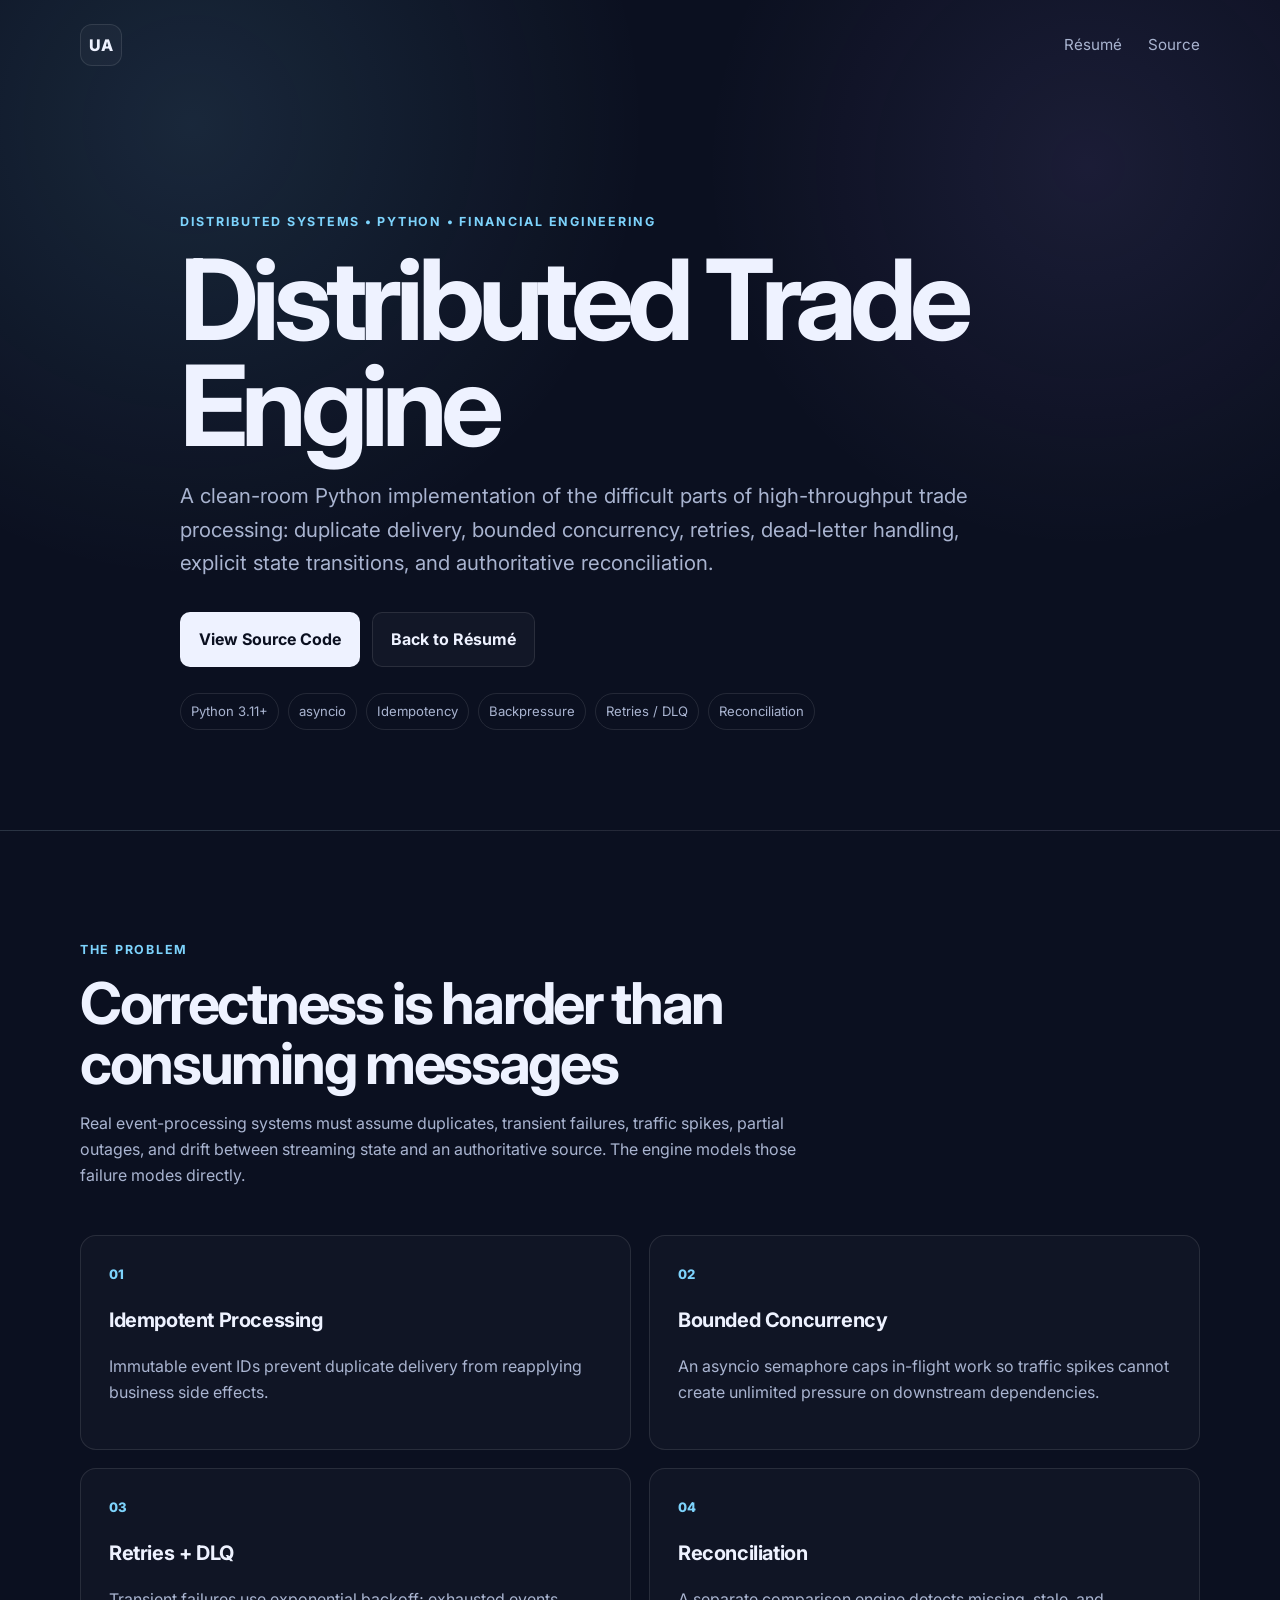
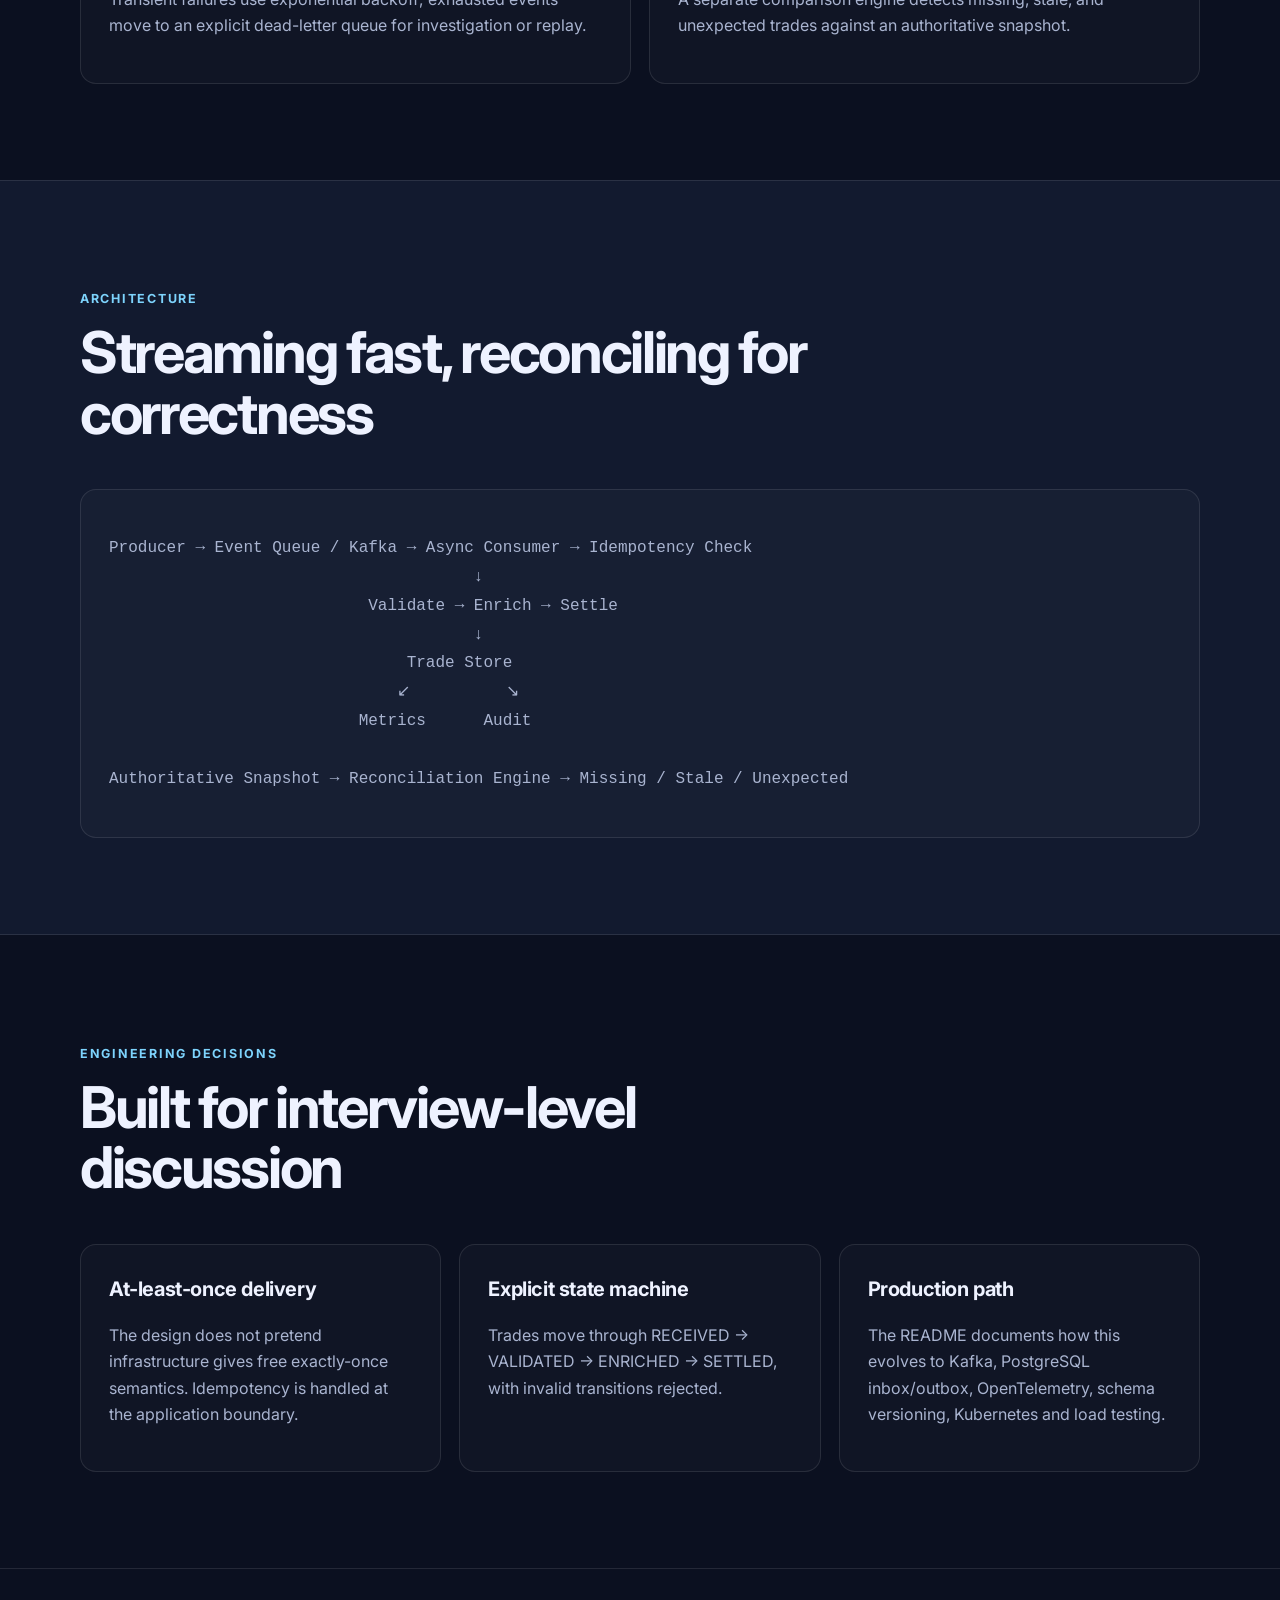
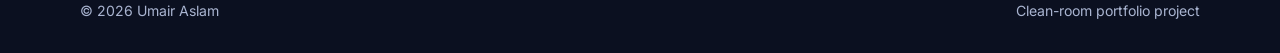
<file: projects/distributed-trade-engine/index.html>
<!DOCTYPE html>
<html lang="en">
<head>
  <meta charset="UTF-8" />
  <meta name="viewport" content="width=device-width, initial-scale=1.0" />
  <meta name="description" content="Distributed Trade Engine — Python portfolio project by Umair Aslam." />
  <title>Distributed Trade Engine | Umair Aslam</title>
  <link rel="preconnect" href="https://fonts.googleapis.com">
  <link rel="preconnect" href="https://fonts.gstatic.com" crossorigin>
  <link href="https://fonts.googleapis.com/css2?family=Inter:wght@400;500;600;700;800&display=swap" rel="stylesheet">
  <link rel="stylesheet" href="../../styles.css" />
</head>
<body>
  <header class="hero">
    <nav class="nav container"><a class="brand" href="../../">UA</a><div class="nav-links"><a href="../../">Résumé</a><a href="https://github.com/umairaslam-dev/umairaslam-dev.github.io/tree/main/projects/distributed-trade-engine" target="_blank">Source</a></div></nav>
    <main class="container hero-content">
      <p class="eyebrow">Distributed Systems • Python • Financial Engineering</p>
      <h1>Distributed Trade Engine</h1>
      <p class="hero-copy">A clean-room Python implementation of the difficult parts of high-throughput trade processing: duplicate delivery, bounded concurrency, retries, dead-letter handling, explicit state transitions, and authoritative reconciliation.</p>
      <div class="hero-actions"><a class="button primary" href="https://github.com/umairaslam-dev/umairaslam-dev.github.io/tree/main/projects/distributed-trade-engine" target="_blank">View Source Code</a><a class="button secondary" href="../../">Back to Résumé</a></div>
      <div class="hero-tags"><span>Python 3.11+</span><span>asyncio</span><span>Idempotency</span><span>Backpressure</span><span>Retries / DLQ</span><span>Reconciliation</span></div>
    </main>
  </header>

  <section class="section container"><div class="section-heading"><p class="eyebrow">The Problem</p><h2>Correctness is harder than consuming messages</h2><p>Real event-processing systems must assume duplicates, transient failures, traffic spikes, partial outages, and drift between streaming state and an authoritative source. The engine models those failure modes directly.</p></div><div class="grid impact-grid">
    <article class="card"><div class="card-number">01</div><h3>Idempotent Processing</h3><p>Immutable event IDs prevent duplicate delivery from reapplying business side effects.</p></article>
    <article class="card"><div class="card-number">02</div><h3>Bounded Concurrency</h3><p>An asyncio semaphore caps in-flight work so traffic spikes cannot create unlimited pressure on downstream dependencies.</p></article>
    <article class="card"><div class="card-number">03</div><h3>Retries + DLQ</h3><p>Transient failures use exponential backoff; exhausted events move to an explicit dead-letter queue for investigation or replay.</p></article>
    <article class="card"><div class="card-number">04</div><h3>Reconciliation</h3><p>A separate comparison engine detects missing, stale, and unexpected trades against an authoritative snapshot.</p></article>
  </div></section>

  <section class="section muted"><div class="container"><div class="section-heading"><p class="eyebrow">Architecture</p><h2>Streaming fast, reconciling for correctness</h2></div><div class="card"><pre style="white-space:pre-wrap;color:var(--muted);font-family:ui-monospace,SFMono-Regular,Menlo,monospace;line-height:1.8;">Producer → Event Queue / Kafka → Async Consumer → Idempotency Check
                                      ↓
                           Validate → Enrich → Settle
                                      ↓
                               Trade Store
                              ↙          ↘
                          Metrics      Audit

Authoritative Snapshot → Reconciliation Engine → Missing / Stale / Unexpected</pre></div></div></section>

  <section class="section container"><div class="section-heading"><p class="eyebrow">Engineering Decisions</p><h2>Built for interview-level discussion</h2></div><div class="grid skills-grid"><article class="skill-card"><h3>At-least-once delivery</h3><p>The design does not pretend infrastructure gives free exactly-once semantics. Idempotency is handled at the application boundary.</p></article><article class="skill-card"><h3>Explicit state machine</h3><p>Trades move through RECEIVED → VALIDATED → ENRICHED → SETTLED, with invalid transitions rejected.</p></article><article class="skill-card"><h3>Production path</h3><p>The README documents how this evolves to Kafka, PostgreSQL inbox/outbox, OpenTelemetry, schema versioning, Kubernetes and load testing.</p></article></div></section>

  <footer><div class="container footer-inner"><span>© 2026 Umair Aslam</span><span>Clean-room portfolio project</span></div></footer>
</body>
</html>
</file>
<file: styles.css>
:root{--bg:#0b1020;--surface:#121a2f;--text:#eef2ff;--muted:#a9b4d0;--accent:#7dd3fc;--line:rgba(255,255,255,.10);--max:1120px}*{box-sizing:border-box}html{scroll-behavior:smooth}body{margin:0;font-family:Inter,system-ui,-apple-system,BlinkMacSystemFont,"Segoe UI",sans-serif;color:var(--text);background:var(--bg);line-height:1.65}a{color:inherit;text-decoration:none}.container{width:min(calc(100% - 40px),var(--max));margin:0 auto}.hero{min-height:82vh;background:radial-gradient(circle at 15% 15%,rgba(125,211,252,.12),transparent 35%),radial-gradient(circle at 85% 20%,rgba(167,139,250,.10),transparent 30%),var(--bg);border-bottom:1px solid var(--line)}.nav{display:flex;justify-content:space-between;align-items:center;padding:24px 0}.brand{width:42px;height:42px;display:grid;place-items:center;border:1px solid var(--line);border-radius:12px;font-weight:800;background:rgba(255,255,255,.03)}.nav-links{display:flex;gap:26px;font-size:.95rem;color:var(--muted)}.nav-links a:hover{color:var(--text)}.hero-content{padding:110px 0 100px;max-width:920px}.eyebrow{text-transform:uppercase;letter-spacing:.14em;font-size:.78rem;font-weight:700;color:var(--accent)}h1{margin:8px 0 20px;font-size:clamp(3.4rem,9vw,7rem);line-height:.95;letter-spacing:-.06em}h2{margin:8px 0 16px;font-size:clamp(2rem,5vw,3.6rem);line-height:1.05;letter-spacing:-.04em}h3{margin:0 0 10px;font-size:1.25rem;letter-spacing:-.02em}.hero-copy{max-width:820px;color:var(--muted);font-size:clamp(1.05rem,2vw,1.28rem)}.hero-actions{display:flex;flex-wrap:wrap;gap:12px;margin:32px 0 26px}.button{padding:13px 18px;border-radius:10px;font-weight:700;border:1px solid var(--line)}.button.primary{background:var(--text);color:var(--bg)}.button.secondary{background:rgba(255,255,255,.03)}.hero-tags,.pill-row{display:flex;flex-wrap:wrap;gap:9px}.hero-tags span,.pill-row span{border:1px solid var(--line);padding:7px 10px;border-radius:999px;font-size:.82rem;color:var(--muted)}.section{padding:96px 0}.section-heading{max-width:760px;margin-bottom:46px}.section-heading>p:last-child,.card p,.card li,.skill-card p,.timeline-content p,.contact p{color:var(--muted)}.muted{background:var(--surface);border-top:1px solid var(--line);border-bottom:1px solid var(--line)}.grid{display:grid;gap:18px}.impact-grid{grid-template-columns:repeat(2,minmax(0,1fr))}.card,.skill-card{border:1px solid var(--line);border-radius:16px;padding:28px;background:rgba(255,255,255,.025)}.card-number{color:var(--accent);font-weight:800;font-size:.82rem;margin-bottom:18px}.card ul{margin-bottom:0;padding-left:20px}.skills-grid{grid-template-columns:repeat(3,minmax(0,1fr))}.timeline{border-left:1px solid var(--line);margin-left:10px}.timeline-item{display:grid;grid-template-columns:170px 1fr;gap:24px;padding:0 0 56px 28px;position:relative}.timeline-item::before{content:"";position:absolute;left:-6px;top:7px;width:11px;height:11px;background:var(--accent);border-radius:50%}.timeline-date{color:var(--accent);font-weight:700;font-size:.9rem}.timeline-content h3 span{color:var(--muted);font-weight:500}.two-column{display:grid;grid-template-columns:.8fr 1.2fr;gap:60px;align-items:start}.credential{padding:20px 0;border-bottom:1px solid var(--line);display:flex;flex-direction:column;gap:4px}.credential span{color:var(--muted)}.contact{text-align:center;max-width:820px}.contact-links{display:flex;justify-content:center;flex-wrap:wrap;gap:12px;margin-top:30px}.contact-links a{border:1px solid var(--line);padding:11px 16px;border-radius:10px}footer{border-top:1px solid var(--line);color:var(--muted)}.footer-inner{display:flex;justify-content:space-between;gap:20px;padding:30px 0;font-size:.88rem}@media(max-width:820px){.nav-links{display:none}.hero-content{padding:80px 0 70px}.impact-grid,.skills-grid,.two-column{grid-template-columns:1fr}.timeline-item{grid-template-columns:1fr;gap:6px}.footer-inner{flex-direction:column}}
</file>
